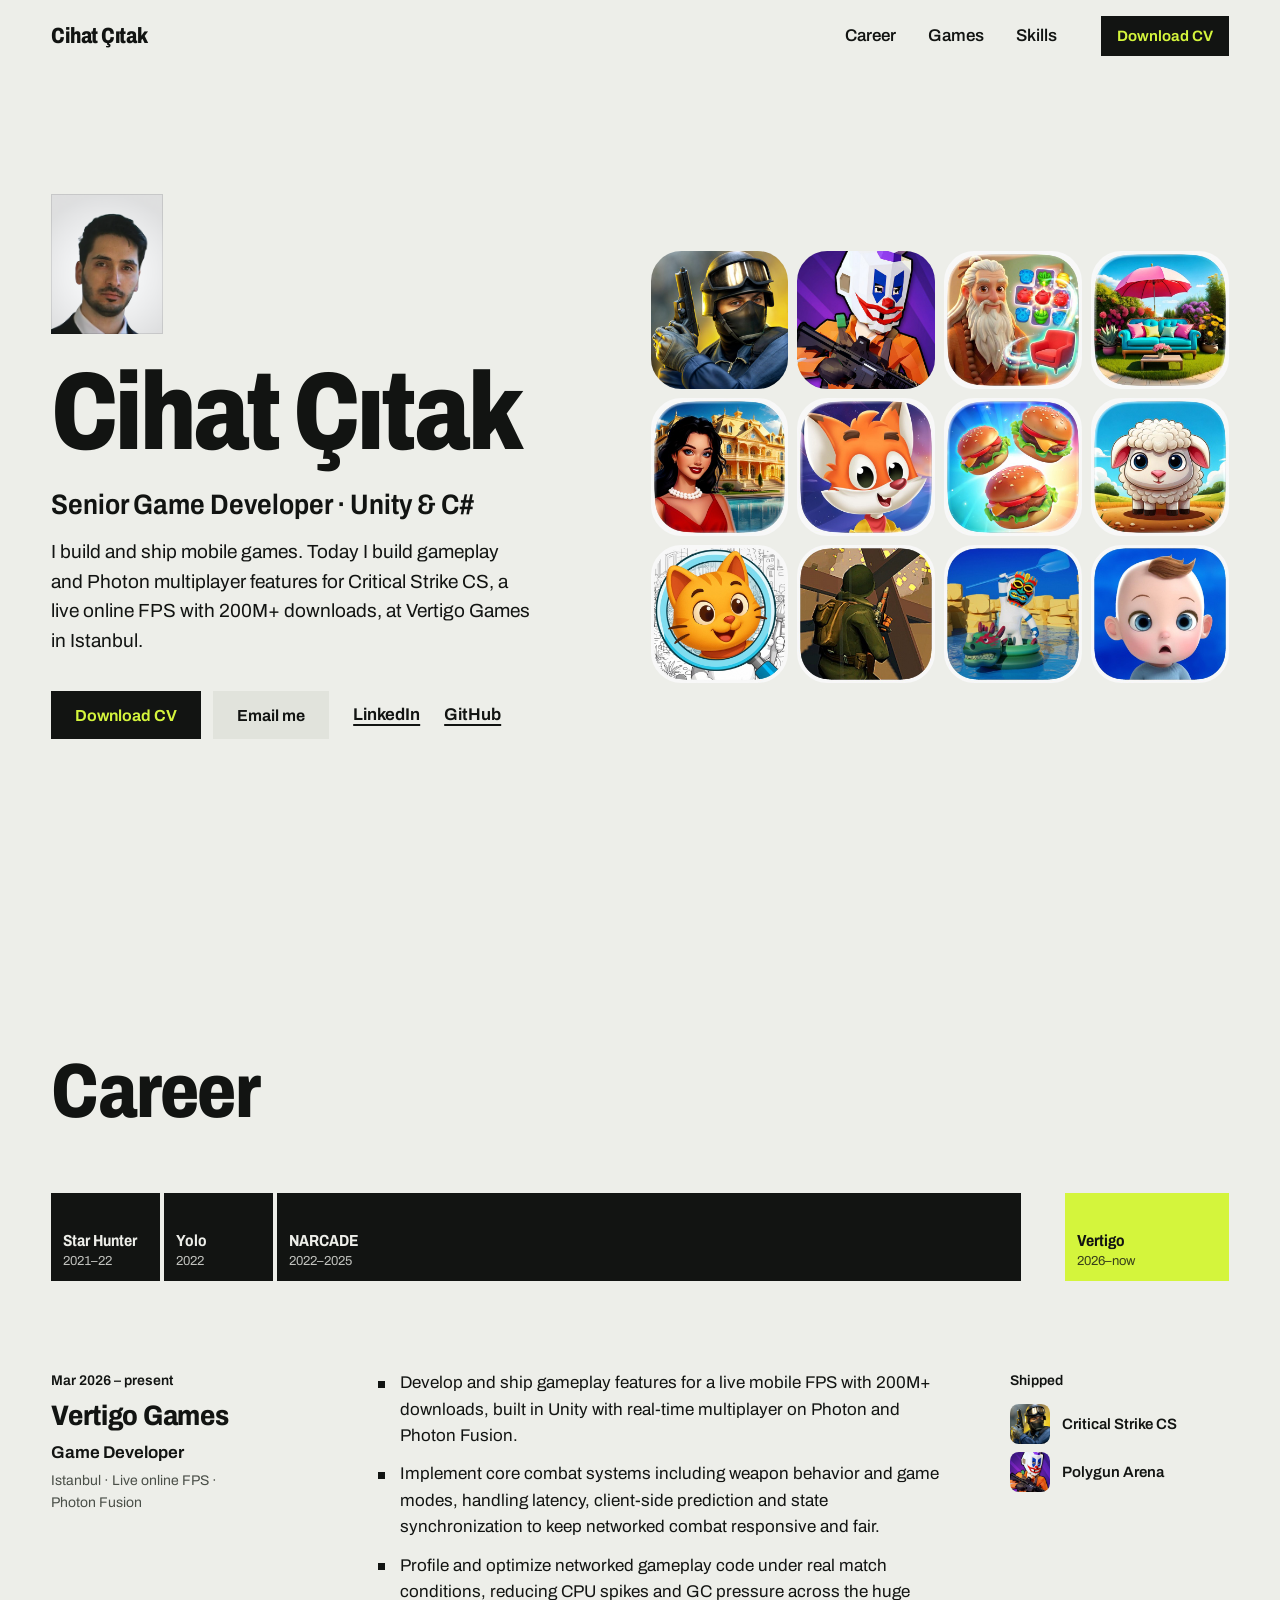
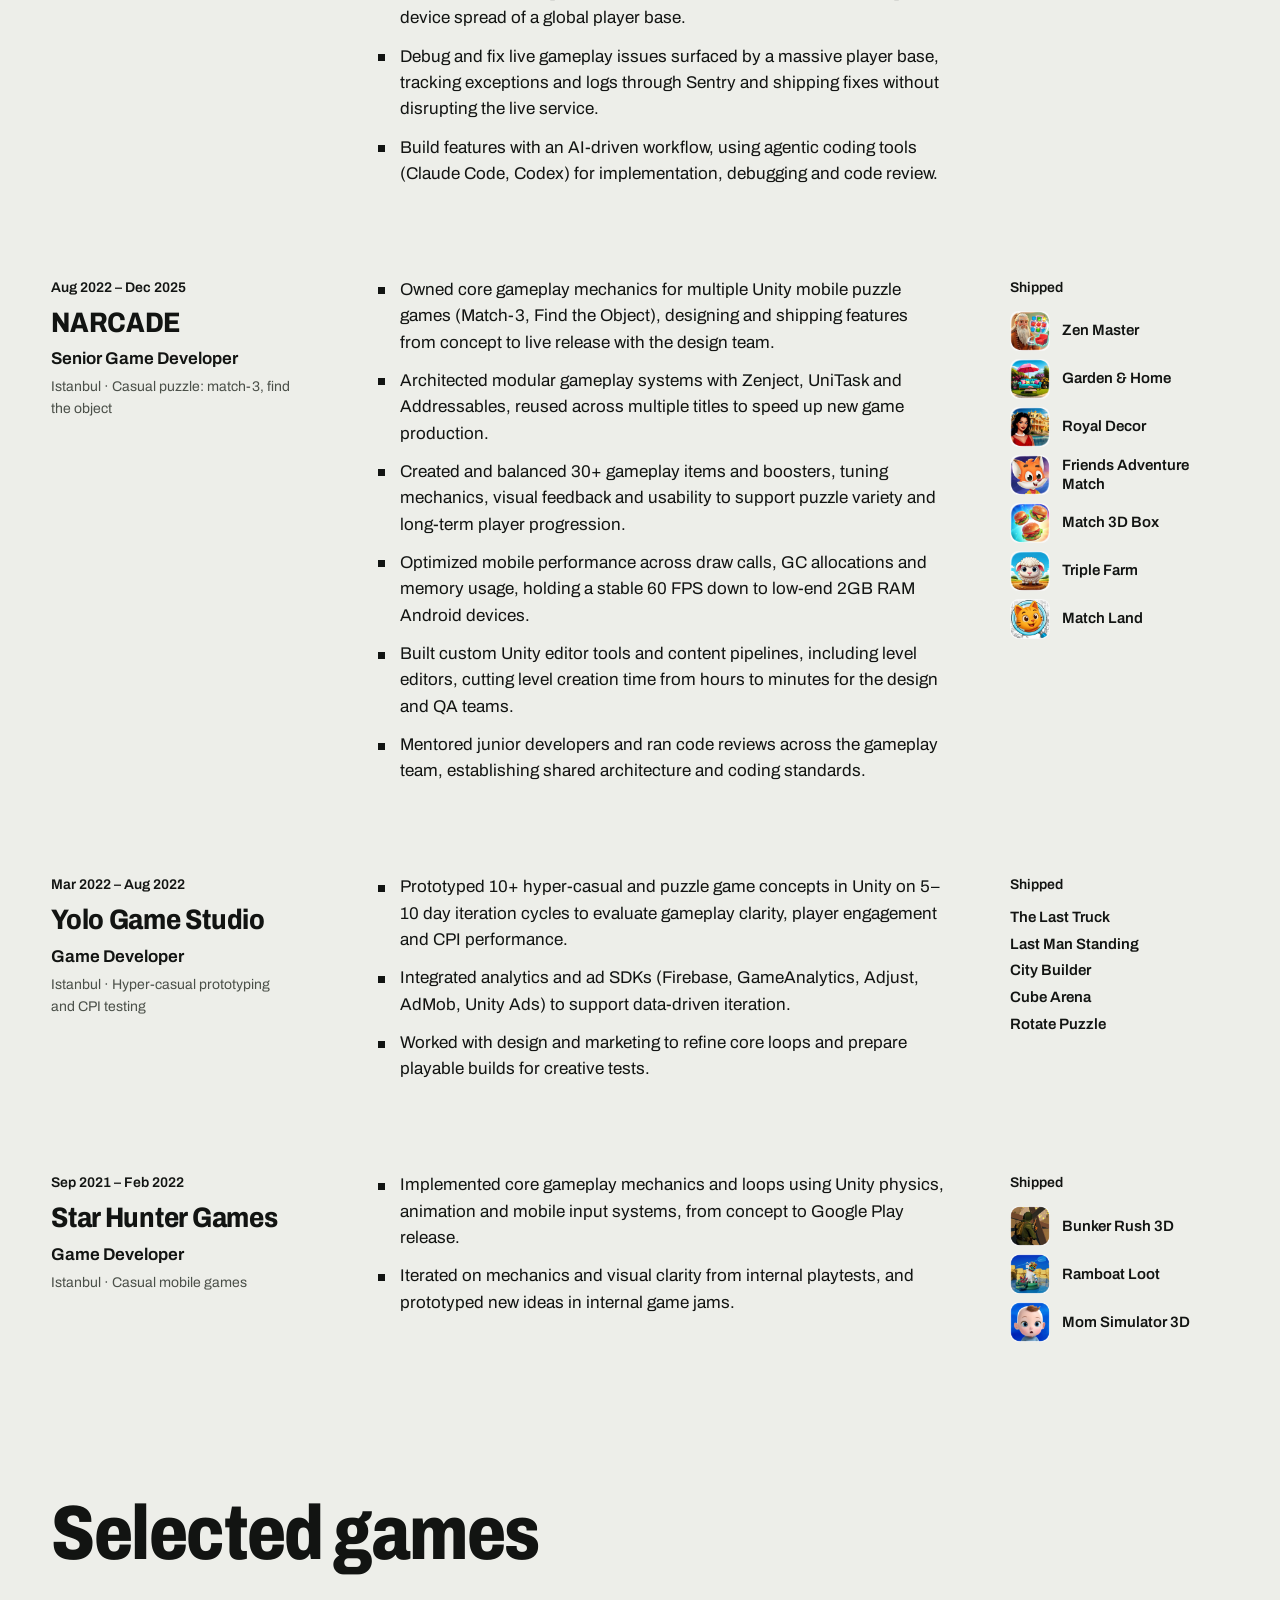
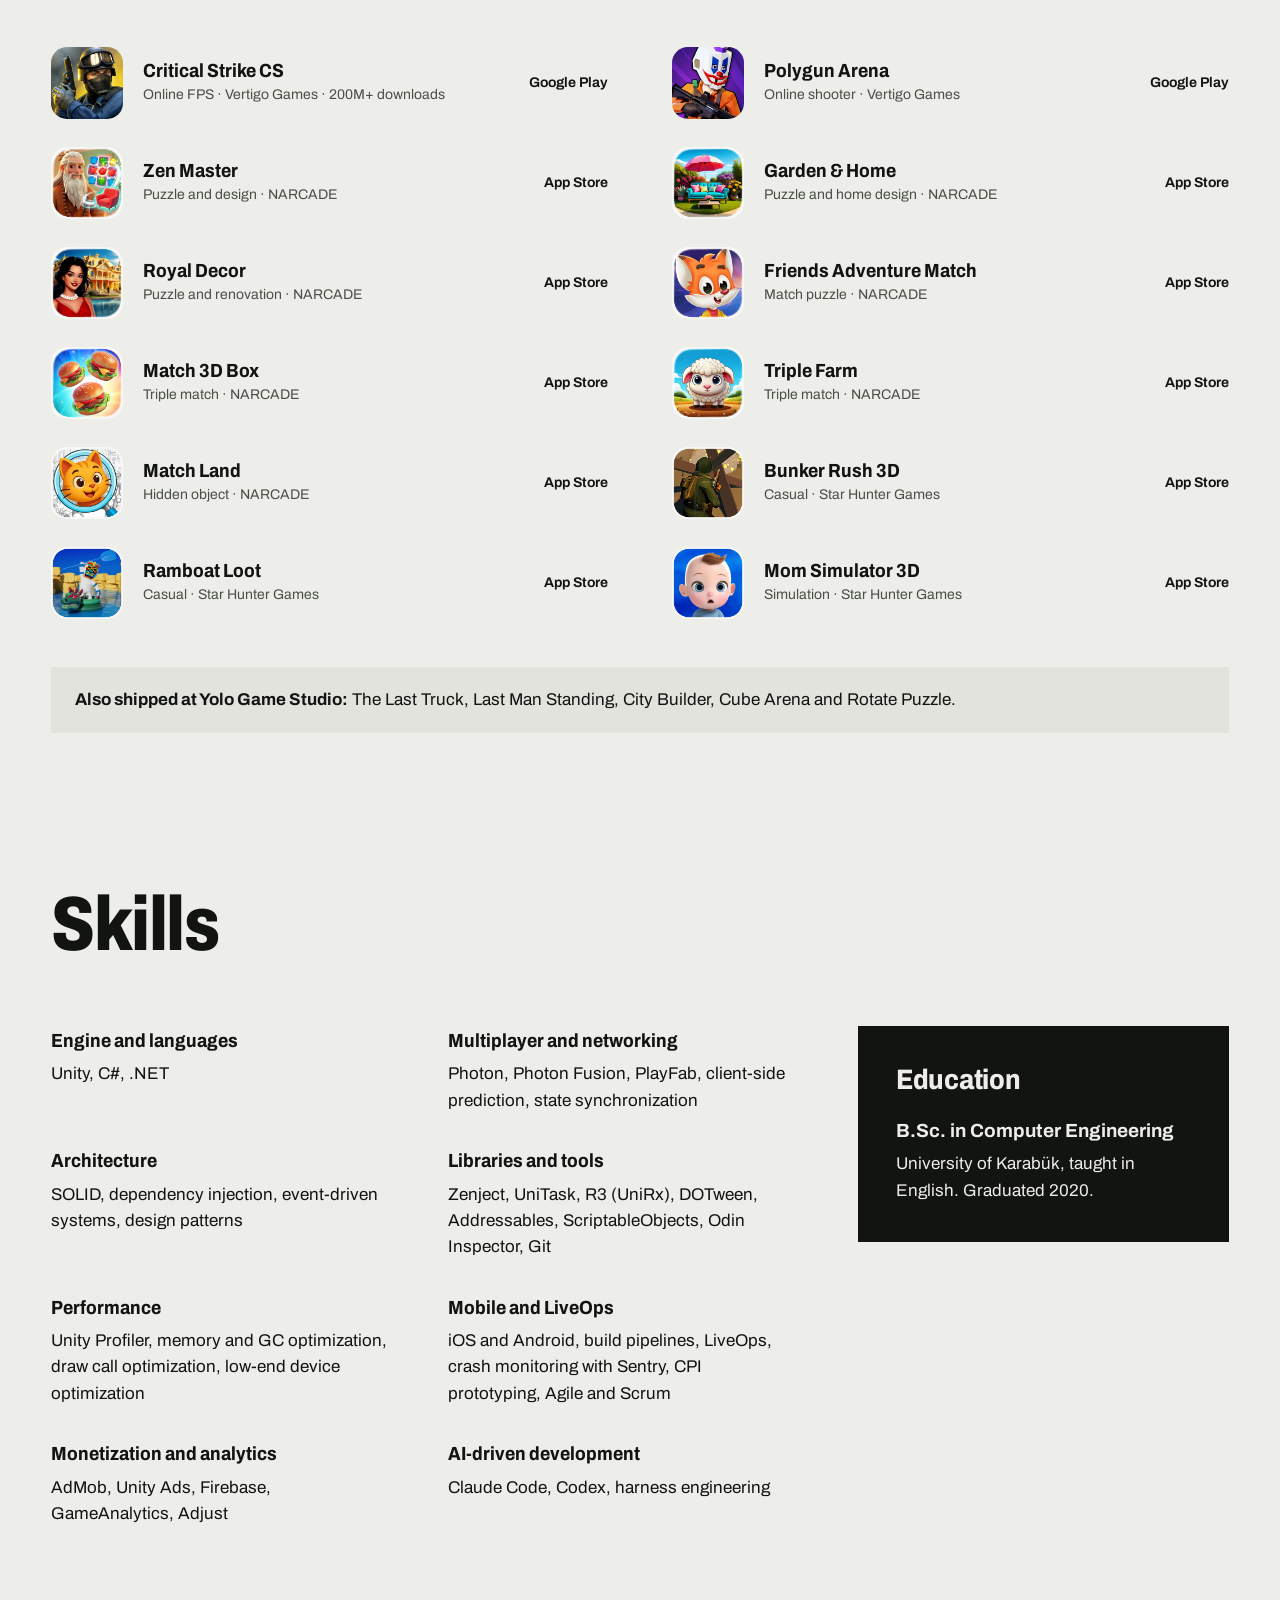
<file: index.html>
<!DOCTYPE html>
<html lang="en">
<head>
<meta charset="utf-8">
<meta name="viewport" content="width=device-width, initial-scale=1">
<title>Cihat Çıtak — Senior Game Developer, Unity &amp; C#</title>
<meta name="description" content="Senior Unity developer in Istanbul. Mobile games shipped across four studios, from hyper-casual prototypes to gameplay on Critical Strike CS, a live online FPS with 200M+ downloads.">
<meta name="theme-color" content="#edeee9">
<link rel="canonical" href="https://cihatcitak.github.io/">
<meta property="og:type" content="profile">
<meta property="og:title" content="Cihat Çıtak — Senior Game Developer">
<meta property="og:description" content="Unity &amp; C#. Mobile games from hyper-casual to a live online FPS with 200M+ downloads.">
<meta property="og:url" content="https://cihatcitak.github.io/">
<meta property="og:image" content="https://cihatcitak.github.io/assets/photo.png">
<meta name="twitter:card" content="summary">
<link rel="icon" href="assets/favicon.svg" type="image/svg+xml">
<link rel="preconnect" href="https://fonts.googleapis.com">
<link rel="preconnect" href="https://fonts.gstatic.com" crossorigin>
<link rel="stylesheet" href="https://fonts.googleapis.com/css2?family=Archivo:wdth,wght@62..125,100..900&amp;display=swap">
<link rel="stylesheet" href="assets/site.css?v=5">
<script>document.documentElement.classList.add('js');setTimeout(function(){if(!window.__siteReady)document.documentElement.classList.remove('js')},2500)</script>
<script type="application/ld+json">
{
  "@context": "https://schema.org",
  "@type": "Person",
  "name": "Cihat Çıtak",
  "jobTitle": "Senior Game Developer",
  "worksFor": { "@type": "Organization", "name": "Vertigo Games" },
  "address": { "@type": "PostalAddress", "addressLocality": "Istanbul", "addressCountry": "TR" },
  "email": "mailto:cihatcitakc@gmail.com",
  "url": "https://cihatcitak.github.io/",
  "image": "https://cihatcitak.github.io/assets/photo.png",
  "alumniOf": "University of Karabük",
  "knowsAbout": ["Unity", "C#", "Photon", "Photon Fusion", "Mobile performance optimization"],
  "sameAs": ["https://www.linkedin.com/in/cihatcitak/", "https://github.com/CihatCitak"]
}
</script>
</head>
<body>

<a class="skip" href="#main">Skip to content</a>

<header class="bar">
  <div class="frame bar-inner">
    <a class="wordmark" href="#top">Cihat Çıtak</a>
    <nav aria-label="Sections">
      <ul>
        <li><a href="#career">Career</a></li>
        <li><a href="#games">Games</a></li>
        <li><a href="#skills">Skills</a></li>
      </ul>
    </nav>
    <a class="btn btn-solid btn-small" href="assets/CihatCitak_Senior_Game_Developer_CV.pdf" download>Download CV</a>
  </div>
</header>

<main id="main">

<section class="hero frame" id="top" aria-labelledby="hero-title">
  <div class="hero-text">
    <img class="portrait" src="assets/photo.png" alt="Portrait of Cihat Çıtak" width="257" height="478" data-reveal>
    <h1 id="hero-title" data-reveal>Cihat Çıtak</h1>
    <p class="hero-role" data-reveal>Senior Game Developer · Unity &amp; C#</p>
    <p class="hero-lede" data-reveal>I build and ship mobile games. Today I build gameplay and Photon multiplayer features for Critical Strike CS, a live online FPS with 200M+ downloads, at Vertigo Games in Istanbul.</p>
    <div class="actions" data-reveal>
      <a class="btn btn-solid" href="assets/CihatCitak_Senior_Game_Developer_CV.pdf" download>Download CV</a>
      <a class="btn btn-quiet" href="mailto:cihatcitakc@gmail.com">Email me</a>
      <a class="text-link" href="https://www.linkedin.com/in/cihatcitak/">LinkedIn</a>
      <a class="text-link" href="https://github.com/CihatCitak">GitHub</a>
    </div>
  </div>

  <div class="mosaic">
    <ul class="mosaic-grid">
      <li><a href="https://play.google.com/store/apps/details?id=com.critical.strike2" aria-label="Critical Strike CS on Google Play"><img src="assets/games/critical-strike.jpg" alt="" width="512" height="512"></a></li>
      <li><a href="https://play.google.com/store/apps/details?id=com.polygon.arena" aria-label="Polygun Arena on Google Play"><img src="assets/games/polygun-arena.jpg" alt="" width="512" height="512"></a></li>
      <li><a href="https://apps.apple.com/us/app/zen-master-design-relax/id6458984641" aria-label="Zen Master on the App Store"><img src="assets/games/zen-master.jpg" alt="" width="512" height="512"></a></li>
      <li><a href="https://apps.apple.com/us/app/garden-home-design-game/id6744893390" aria-label="Garden &amp; Home on the App Store"><img src="assets/games/garden-home.jpg" alt="" width="512" height="512"></a></li>
      <li><a href="https://apps.apple.com/us/app/royal-decor-renovate-design/id6739345641" aria-label="Royal Decor on the App Store"><img src="assets/games/royal-decor.jpg" alt="" width="512" height="512"></a></li>
      <li><a href="https://apps.apple.com/us/app/friends-adventure-match/id6479395668" aria-label="Friends Adventure Match on the App Store"><img src="assets/games/friends-adventure.jpg" alt="" width="512" height="512"></a></li>
      <li><a href="https://apps.apple.com/us/app/match-3d-box-triple-match/id6737053336" aria-label="Match 3D Box on the App Store"><img src="assets/games/match-3d-box.jpg" alt="" width="512" height="512"></a></li>
      <li><a href="https://apps.apple.com/us/app/triple-farm-matching-game/id6739527330" aria-label="Triple Farm on the App Store"><img src="assets/games/triple-farm.jpg" alt="" width="512" height="512"></a></li>
      <li><a href="https://apps.apple.com/us/app/matchland-hidden-object-game/id6748383469" aria-label="Match Land on the App Store"><img src="assets/games/match-land.jpg" alt="" width="512" height="512"></a></li>
      <li><a href="https://apps.apple.com/tr/app/bunker-rush-3d/id1561863259" aria-label="Bunker Rush 3D on the App Store"><img src="assets/games/bunker-rush.jpg" alt="" width="512" height="512"></a></li>
      <li><a href="https://apps.apple.com/tr/app/ramboat-loot/id1575042145" aria-label="Ramboat Loot on the App Store"><img src="assets/games/ramboat-loot.jpg" alt="" width="512" height="512"></a></li>
      <li><a href="https://apps.apple.com/tr/app/mom-simulator-3d/id1594945593" aria-label="Mom Simulator 3D on the App Store"><img src="assets/games/mom-simulator.jpg" alt="" width="512" height="512"></a></li>
    </ul>
  </div>
</section>

<section class="section frame" id="career" aria-labelledby="career-title">
  <h2 id="career-title" data-reveal>Career</h2>

  <nav class="timeline" data-ui data-reveal aria-label="Career timeline, September 2021 to today">
    <ol class="timeline-track">
      <li style="--months: 6"><a href="#star-hunter"><span class="tl-name">Star Hunter</span><span class="tl-dates">2021–22</span></a></li>
      <li style="--months: 6"><a href="#yolo"><span class="tl-name">Yolo</span><span class="tl-dates">2022</span></a></li>
      <li style="--months: 41"><a href="#narcade"><span class="tl-name">NARCADE</span><span class="tl-dates">2022–2025</span></a></li>
      <li class="tl-gap" style="--months: 2" aria-hidden="true"></li>
      <li class="tl-now" style="--months: 9"><a href="#vertigo"><span class="tl-name">Vertigo</span><span class="tl-dates">2026–now</span></a></li>
    </ol>
  </nav>

  <div class="roles">
    <article class="role" id="vertigo" aria-labelledby="vertigo-title">
      <div class="role-meta" data-reveal>
        <p class="role-dates">Mar 2026 – present</p>
        <h3 id="vertigo-title">Vertigo Games</h3>
        <p class="role-title">Game Developer</p>
        <p class="role-note">Istanbul · Live online FPS · Photon Fusion</p>
      </div>
      <div class="role-body" data-reveal>
        <ul class="role-points">
          <li>Develop and ship gameplay features for a live mobile FPS with 200M+ downloads, built in Unity with real-time multiplayer on Photon and Photon Fusion.</li>
          <li>Implement core combat systems including weapon behavior and game modes, handling latency, client-side prediction and state synchronization to keep networked combat responsive and fair.</li>
          <li>Profile and optimize networked gameplay code under real match conditions, reducing CPU spikes and GC pressure across the huge device spread of a global player base.</li>
          <li>Debug and fix live gameplay issues surfaced by a massive player base, tracking exceptions and logs through Sentry and shipping fixes without disrupting the live service.</li>
          <li>Build features with an AI-driven workflow, using agentic coding tools (Claude Code, Codex) for implementation, debugging and code review.</li>
        </ul>
      </div>
      <div class="role-games" data-reveal>
        <p class="role-games-title">Shipped</p>
        <ul>
            <li><a href="https://play.google.com/store/apps/details?id=com.critical.strike2"><img src="assets/games/critical-strike.jpg" alt="" width="512" height="512" loading="lazy"><span>Critical Strike CS</span></a></li>
            <li><a href="https://play.google.com/store/apps/details?id=com.polygon.arena"><img src="assets/games/polygun-arena.jpg" alt="" width="512" height="512" loading="lazy"><span>Polygun Arena</span></a></li>
        </ul>
      </div>
    </article>

    <article class="role" id="narcade" aria-labelledby="narcade-title">
      <div class="role-meta" data-reveal>
        <p class="role-dates">Aug 2022 – Dec 2025</p>
        <h3 id="narcade-title">NARCADE</h3>
        <p class="role-title">Senior Game Developer</p>
        <p class="role-note">Istanbul · Casual puzzle: match-3, find the object</p>
      </div>
      <div class="role-body" data-reveal>
        <ul class="role-points">
          <li>Owned core gameplay mechanics for multiple Unity mobile puzzle games (Match-3, Find the Object), designing and shipping features from concept to live release with the design team.</li>
          <li>Architected modular gameplay systems with Zenject, UniTask and Addressables, reused across multiple titles to speed up new game production.</li>
          <li>Created and balanced 30+ gameplay items and boosters, tuning mechanics, visual feedback and usability to support puzzle variety and long-term player progression.</li>
          <li>Optimized mobile performance across draw calls, GC allocations and memory usage, holding a stable 60 FPS down to low-end 2GB RAM Android devices.</li>
          <li>Built custom Unity editor tools and content pipelines, including level editors, cutting level creation time from hours to minutes for the design and QA teams.</li>
          <li>Mentored junior developers and ran code reviews across the gameplay team, establishing shared architecture and coding standards.</li>
        </ul>
      </div>
      <div class="role-games" data-reveal>
        <p class="role-games-title">Shipped</p>
        <ul>
            <li><a href="https://apps.apple.com/us/app/zen-master-design-relax/id6458984641"><img src="assets/games/zen-master.jpg" alt="" width="512" height="512" loading="lazy"><span>Zen Master</span></a></li>
            <li><a href="https://apps.apple.com/us/app/garden-home-design-game/id6744893390"><img src="assets/games/garden-home.jpg" alt="" width="512" height="512" loading="lazy"><span>Garden &amp; Home</span></a></li>
            <li><a href="https://apps.apple.com/us/app/royal-decor-renovate-design/id6739345641"><img src="assets/games/royal-decor.jpg" alt="" width="512" height="512" loading="lazy"><span>Royal Decor</span></a></li>
            <li><a href="https://apps.apple.com/us/app/friends-adventure-match/id6479395668"><img src="assets/games/friends-adventure.jpg" alt="" width="512" height="512" loading="lazy"><span>Friends Adventure Match</span></a></li>
            <li><a href="https://apps.apple.com/us/app/match-3d-box-triple-match/id6737053336"><img src="assets/games/match-3d-box.jpg" alt="" width="512" height="512" loading="lazy"><span>Match 3D Box</span></a></li>
            <li><a href="https://apps.apple.com/us/app/triple-farm-matching-game/id6739527330"><img src="assets/games/triple-farm.jpg" alt="" width="512" height="512" loading="lazy"><span>Triple Farm</span></a></li>
            <li><a href="https://apps.apple.com/us/app/matchland-hidden-object-game/id6748383469"><img src="assets/games/match-land.jpg" alt="" width="512" height="512" loading="lazy"><span>Match Land</span></a></li>
        </ul>
      </div>
    </article>

    <article class="role" id="yolo" aria-labelledby="yolo-title">
      <div class="role-meta" data-reveal>
        <p class="role-dates">Mar 2022 – Aug 2022</p>
        <h3 id="yolo-title">Yolo Game Studio</h3>
        <p class="role-title">Game Developer</p>
        <p class="role-note">Istanbul · Hyper-casual prototyping and CPI testing</p>
      </div>
      <div class="role-body" data-reveal>
        <ul class="role-points">
          <li>Prototyped 10+ hyper-casual and puzzle game concepts in Unity on 5–10 day iteration cycles to evaluate gameplay clarity, player engagement and CPI performance.</li>
          <li>Integrated analytics and ad SDKs (Firebase, GameAnalytics, Adjust, AdMob, Unity Ads) to support data-driven iteration.</li>
          <li>Worked with design and marketing to refine core loops and prepare playable builds for creative tests.</li>
        </ul>
      </div>
      <div class="role-games" data-reveal>
        <p class="role-games-title">Shipped</p>
        <ul>
            <li><span>The Last Truck</span></li>
            <li><span>Last Man Standing</span></li>
            <li><span>City Builder</span></li>
            <li><span>Cube Arena</span></li>
            <li><span>Rotate Puzzle</span></li>
        </ul>
      </div>
    </article>

    <article class="role" id="star-hunter" aria-labelledby="star-hunter-title">
      <div class="role-meta" data-reveal>
        <p class="role-dates">Sep 2021 – Feb 2022</p>
        <h3 id="star-hunter-title">Star Hunter Games</h3>
        <p class="role-title">Game Developer</p>
        <p class="role-note">Istanbul · Casual mobile games</p>
      </div>
      <div class="role-body" data-reveal>
        <ul class="role-points">
          <li>Implemented core gameplay mechanics and loops using Unity physics, animation and mobile input systems, from concept to Google Play release.</li>
          <li>Iterated on mechanics and visual clarity from internal playtests, and prototyped new ideas in internal game jams.</li>
        </ul>
      </div>
      <div class="role-games" data-reveal>
        <p class="role-games-title">Shipped</p>
        <ul>
            <li><a href="https://apps.apple.com/tr/app/bunker-rush-3d/id1561863259"><img src="assets/games/bunker-rush.jpg" alt="" width="512" height="512" loading="lazy"><span>Bunker Rush 3D</span></a></li>
            <li><a href="https://apps.apple.com/tr/app/ramboat-loot/id1575042145"><img src="assets/games/ramboat-loot.jpg" alt="" width="512" height="512" loading="lazy"><span>Ramboat Loot</span></a></li>
            <li><a href="https://apps.apple.com/tr/app/mom-simulator-3d/id1594945593"><img src="assets/games/mom-simulator.jpg" alt="" width="512" height="512" loading="lazy"><span>Mom Simulator 3D</span></a></li>
        </ul>
      </div>
    </article>
  </div>
</section>

<section class="section frame" id="games" aria-labelledby="games-title">
  <h2 id="games-title" data-reveal>Selected games</h2>
  <ul class="game-list">
    <li data-reveal><a href="https://play.google.com/store/apps/details?id=com.critical.strike2"><img src="assets/games/critical-strike.jpg" alt="" width="512" height="512" loading="lazy"><span class="g-text"><span class="g-name">Critical Strike CS</span><span class="g-meta">Online FPS · Vertigo Games · 200M+ downloads</span></span><span class="g-store">Google Play</span></a></li>
    <li data-reveal><a href="https://play.google.com/store/apps/details?id=com.polygon.arena"><img src="assets/games/polygun-arena.jpg" alt="" width="512" height="512" loading="lazy"><span class="g-text"><span class="g-name">Polygun Arena</span><span class="g-meta">Online shooter · Vertigo Games</span></span><span class="g-store">Google Play</span></a></li>
    <li data-reveal><a href="https://apps.apple.com/us/app/zen-master-design-relax/id6458984641"><img src="assets/games/zen-master.jpg" alt="" width="512" height="512" loading="lazy"><span class="g-text"><span class="g-name">Zen Master</span><span class="g-meta">Puzzle and design · NARCADE</span></span><span class="g-store">App Store</span></a></li>
    <li data-reveal><a href="https://apps.apple.com/us/app/garden-home-design-game/id6744893390"><img src="assets/games/garden-home.jpg" alt="" width="512" height="512" loading="lazy"><span class="g-text"><span class="g-name">Garden &amp; Home</span><span class="g-meta">Puzzle and home design · NARCADE</span></span><span class="g-store">App Store</span></a></li>
    <li data-reveal><a href="https://apps.apple.com/us/app/royal-decor-renovate-design/id6739345641"><img src="assets/games/royal-decor.jpg" alt="" width="512" height="512" loading="lazy"><span class="g-text"><span class="g-name">Royal Decor</span><span class="g-meta">Puzzle and renovation · NARCADE</span></span><span class="g-store">App Store</span></a></li>
    <li data-reveal><a href="https://apps.apple.com/us/app/friends-adventure-match/id6479395668"><img src="assets/games/friends-adventure.jpg" alt="" width="512" height="512" loading="lazy"><span class="g-text"><span class="g-name">Friends Adventure Match</span><span class="g-meta">Match puzzle · NARCADE</span></span><span class="g-store">App Store</span></a></li>
    <li data-reveal><a href="https://apps.apple.com/us/app/match-3d-box-triple-match/id6737053336"><img src="assets/games/match-3d-box.jpg" alt="" width="512" height="512" loading="lazy"><span class="g-text"><span class="g-name">Match 3D Box</span><span class="g-meta">Triple match · NARCADE</span></span><span class="g-store">App Store</span></a></li>
    <li data-reveal><a href="https://apps.apple.com/us/app/triple-farm-matching-game/id6739527330"><img src="assets/games/triple-farm.jpg" alt="" width="512" height="512" loading="lazy"><span class="g-text"><span class="g-name">Triple Farm</span><span class="g-meta">Triple match · NARCADE</span></span><span class="g-store">App Store</span></a></li>
    <li data-reveal><a href="https://apps.apple.com/us/app/matchland-hidden-object-game/id6748383469"><img src="assets/games/match-land.jpg" alt="" width="512" height="512" loading="lazy"><span class="g-text"><span class="g-name">Match Land</span><span class="g-meta">Hidden object · NARCADE</span></span><span class="g-store">App Store</span></a></li>
    <li data-reveal><a href="https://apps.apple.com/tr/app/bunker-rush-3d/id1561863259"><img src="assets/games/bunker-rush.jpg" alt="" width="512" height="512" loading="lazy"><span class="g-text"><span class="g-name">Bunker Rush 3D</span><span class="g-meta">Casual · Star Hunter Games</span></span><span class="g-store">App Store</span></a></li>
    <li data-reveal><a href="https://apps.apple.com/tr/app/ramboat-loot/id1575042145"><img src="assets/games/ramboat-loot.jpg" alt="" width="512" height="512" loading="lazy"><span class="g-text"><span class="g-name">Ramboat Loot</span><span class="g-meta">Casual · Star Hunter Games</span></span><span class="g-store">App Store</span></a></li>
    <li data-reveal><a href="https://apps.apple.com/tr/app/mom-simulator-3d/id1594945593"><img src="assets/games/mom-simulator.jpg" alt="" width="512" height="512" loading="lazy"><span class="g-text"><span class="g-name">Mom Simulator 3D</span><span class="g-meta">Simulation · Star Hunter Games</span></span><span class="g-store">App Store</span></a></li>
  </ul>
  <p class="also" data-reveal><strong>Also shipped at Yolo Game Studio:</strong> The Last Truck, Last Man Standing, City Builder, Cube Arena and Rotate Puzzle.</p>
</section>

<section class="section frame" id="skills" aria-labelledby="skills-title">
  <h2 id="skills-title" data-reveal>Skills</h2>
  <div class="skills-layout">
    <dl class="skills">
      <div data-reveal><dt>Engine and languages</dt><dd>Unity, C#, .NET</dd></div>
      <div data-reveal><dt>Multiplayer and networking</dt><dd>Photon, Photon Fusion, PlayFab, client-side prediction, state synchronization</dd></div>
      <div data-reveal><dt>Architecture</dt><dd>SOLID, dependency injection, event-driven systems, design patterns</dd></div>
      <div data-reveal><dt>Libraries and tools</dt><dd>Zenject, UniTask, R3 (UniRx), DOTween, Addressables, ScriptableObjects, Odin Inspector, Git</dd></div>
      <div data-reveal><dt>Performance</dt><dd>Unity Profiler, memory and GC optimization, draw call optimization, low-end device optimization</dd></div>
      <div data-reveal><dt>Mobile and LiveOps</dt><dd>iOS and Android, build pipelines, LiveOps, crash monitoring with Sentry, CPI prototyping, Agile and Scrum</dd></div>
      <div data-reveal><dt>Monetization and analytics</dt><dd>AdMob, Unity Ads, Firebase, GameAnalytics, Adjust</dd></div>
      <div data-reveal><dt>AI-driven development</dt><dd>Claude Code, Codex, harness engineering</dd></div>
    </dl>
    <aside class="education" aria-labelledby="edu-title" data-reveal>
      <h3 id="edu-title">Education</h3>
      <p class="edu-degree">B.Sc. in Computer Engineering</p>
      <p>University of Karabük, taught in English. Graduated 2020.</p>
    </aside>
  </div>
</section>

</main>

<script src="assets/site.js?v=6" defer></script>
</body>
</html>
</file>
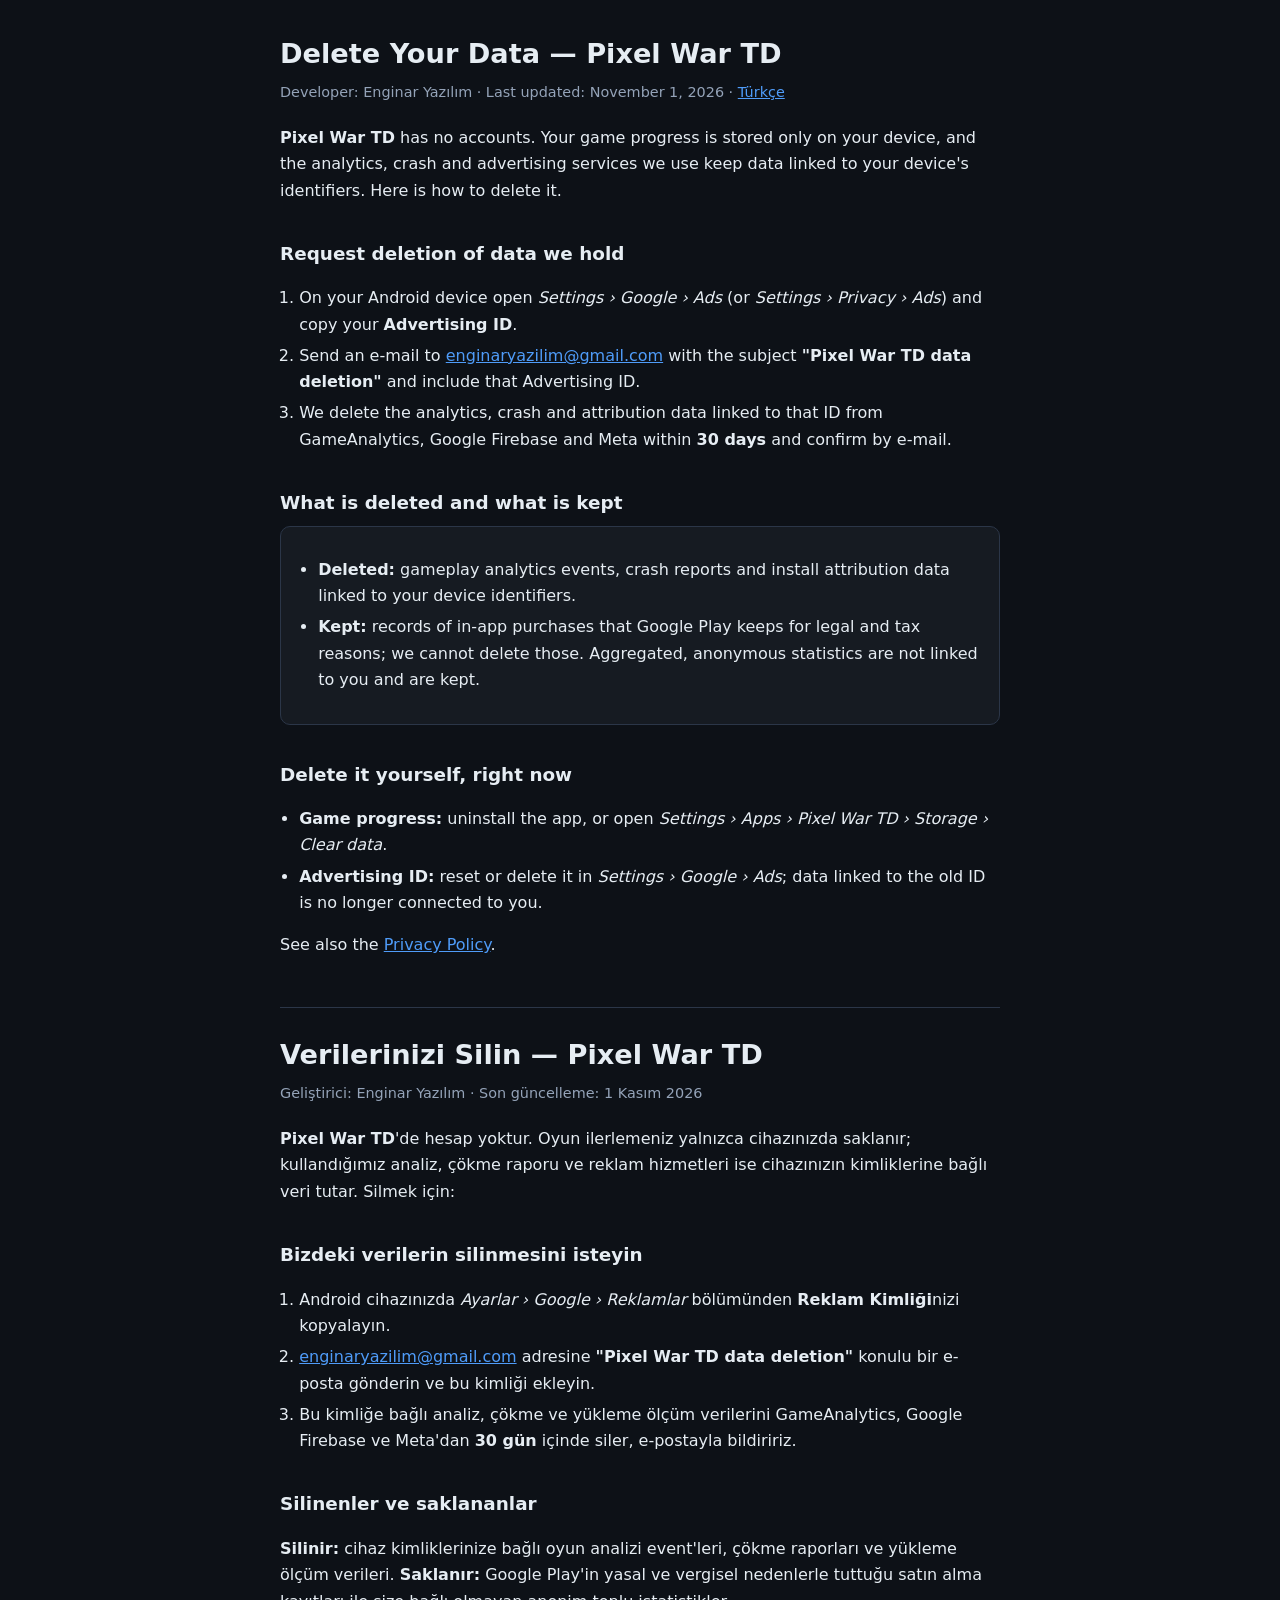
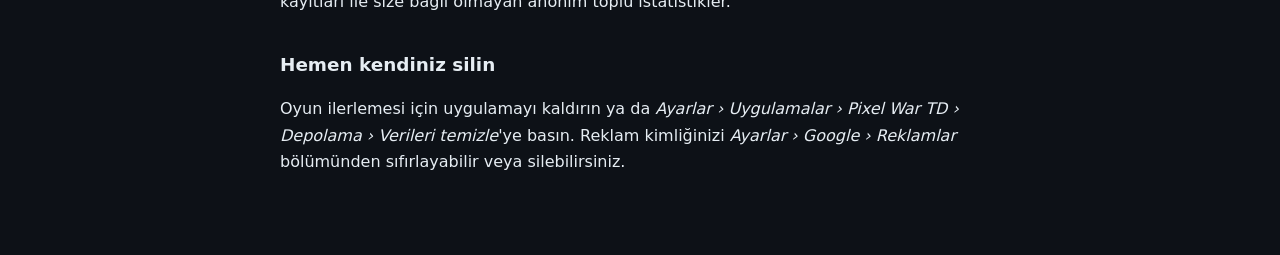
<file: pixelwartd/delete-data.html>
<!DOCTYPE html>
<html lang="en">
<head>
<meta charset="utf-8">
<meta name="viewport" content="width=device-width, initial-scale=1">
<title>Pixel War TD — Delete Your Data</title>
<meta name="robots" content="index, follow">
<style>
  :root { --bg: #0d1117; --card: #161b22; --border: #2b3648; --text: #e6edf3; --muted: #94a3b8; --accent: #4f9cf9; }
  * { box-sizing: border-box; }
  body { margin: 0; background: var(--bg); color: var(--text); line-height: 1.65;
         font-family: "Segoe UI", system-ui, -apple-system, Roboto, "Helvetica Neue", sans-serif; }
  main { max-width: 760px; margin: 0 auto; padding: 32px 20px 64px; }
  h1 { font-size: 1.7em; margin: 0 0 4px; }
  h2 { font-size: 1.15em; margin: 1.9em 0 0.4em; }
  a { color: var(--accent); }
  .updated { color: var(--muted); font-size: 0.9em; margin-bottom: 1.4em; }
  ol, ul { padding-left: 1.2em; }
  li { margin: 0.3em 0; }
  .card { background: var(--card); border: 1px solid var(--border); border-radius: 10px; padding: 14px 18px; }
  section.tr { margin-top: 3em; padding-top: 1.6em; border-top: 1px solid var(--border); }
</style>
</head>
<body>
<main>
<h1>Delete Your Data — Pixel War TD</h1>
<div class="updated">Developer: Enginar Yazılım · Last updated: November 1, 2026 · <a href="#tr">Türkçe</a></div>

<p><strong>Pixel War TD</strong> has no accounts. Your game progress is stored only on your device, and the
analytics, crash and advertising services we use keep data linked to your device's identifiers. Here is how to
delete it.</p>

<h2>Request deletion of data we hold</h2>
<ol>
  <li>On your Android device open <em>Settings › Google › Ads</em> (or <em>Settings › Privacy › Ads</em>) and
      copy your <strong>Advertising ID</strong>.</li>
  <li>Send an e-mail to <a href="mailto:enginaryazilim@gmail.com?subject=Pixel%20War%20TD%20data%20deletion">enginaryazilim@gmail.com</a>
      with the subject <strong>"Pixel War TD data deletion"</strong> and include that Advertising ID.</li>
  <li>We delete the analytics, crash and attribution data linked to that ID from GameAnalytics, Google Firebase and
      Meta within <strong>30 days</strong> and confirm by e-mail.</li>
</ol>

<h2>What is deleted and what is kept</h2>
<div class="card">
<ul>
  <li><strong>Deleted:</strong> gameplay analytics events, crash reports and install attribution data linked to your
      device identifiers.</li>
  <li><strong>Kept:</strong> records of in-app purchases that Google Play keeps for legal and tax reasons; we cannot
      delete those. Aggregated, anonymous statistics are not linked to you and are kept.</li>
</ul>
</div>

<h2>Delete it yourself, right now</h2>
<ul>
  <li><strong>Game progress:</strong> uninstall the app, or open <em>Settings › Apps › Pixel War TD › Storage ›
      Clear data</em>.</li>
  <li><strong>Advertising ID:</strong> reset or delete it in <em>Settings › Google › Ads</em>; data linked to the old
      ID is no longer connected to you.</li>
</ul>
<p>See also the <a href="privacy-policy.html">Privacy Policy</a>.</p>

<section class="tr" id="tr" lang="tr">
<h1>Verilerinizi Silin — Pixel War TD</h1>
<div class="updated">Geliştirici: Enginar Yazılım · Son güncelleme: 1 Kasım 2026</div>

<p><strong>Pixel War TD</strong>'de hesap yoktur. Oyun ilerlemeniz yalnızca cihazınızda saklanır; kullandığımız
analiz, çökme raporu ve reklam hizmetleri ise cihazınızın kimliklerine bağlı veri tutar. Silmek için:</p>

<h2>Bizdeki verilerin silinmesini isteyin</h2>
<ol>
  <li>Android cihazınızda <em>Ayarlar › Google › Reklamlar</em> bölümünden <strong>Reklam Kimliği</strong>nizi
      kopyalayın.</li>
  <li><a href="mailto:enginaryazilim@gmail.com?subject=Pixel%20War%20TD%20data%20deletion">enginaryazilim@gmail.com</a>
      adresine <strong>"Pixel War TD data deletion"</strong> konulu bir e-posta gönderin ve bu kimliği ekleyin.</li>
  <li>Bu kimliğe bağlı analiz, çökme ve yükleme ölçüm verilerini GameAnalytics, Google Firebase ve Meta'dan
      <strong>30 gün</strong> içinde siler, e-postayla bildiririz.</li>
</ol>

<h2>Silinenler ve saklananlar</h2>
<p><strong>Silinir:</strong> cihaz kimliklerinize bağlı oyun analizi event'leri, çökme raporları ve yükleme ölçüm
verileri. <strong>Saklanır:</strong> Google Play'in yasal ve vergisel nedenlerle tuttuğu satın alma kayıtları ile
size bağlı olmayan anonim toplu istatistikler.</p>

<h2>Hemen kendiniz silin</h2>
<p>Oyun ilerlemesi için uygulamayı kaldırın ya da <em>Ayarlar › Uygulamalar › Pixel War TD › Depolama › Verileri
temizle</em>'ye basın. Reklam kimliğinizi <em>Ayarlar › Google › Reklamlar</em> bölümünden sıfırlayabilir veya
silebilirsiniz.</p>
</section>
</main>
</body>
</html>
</file>
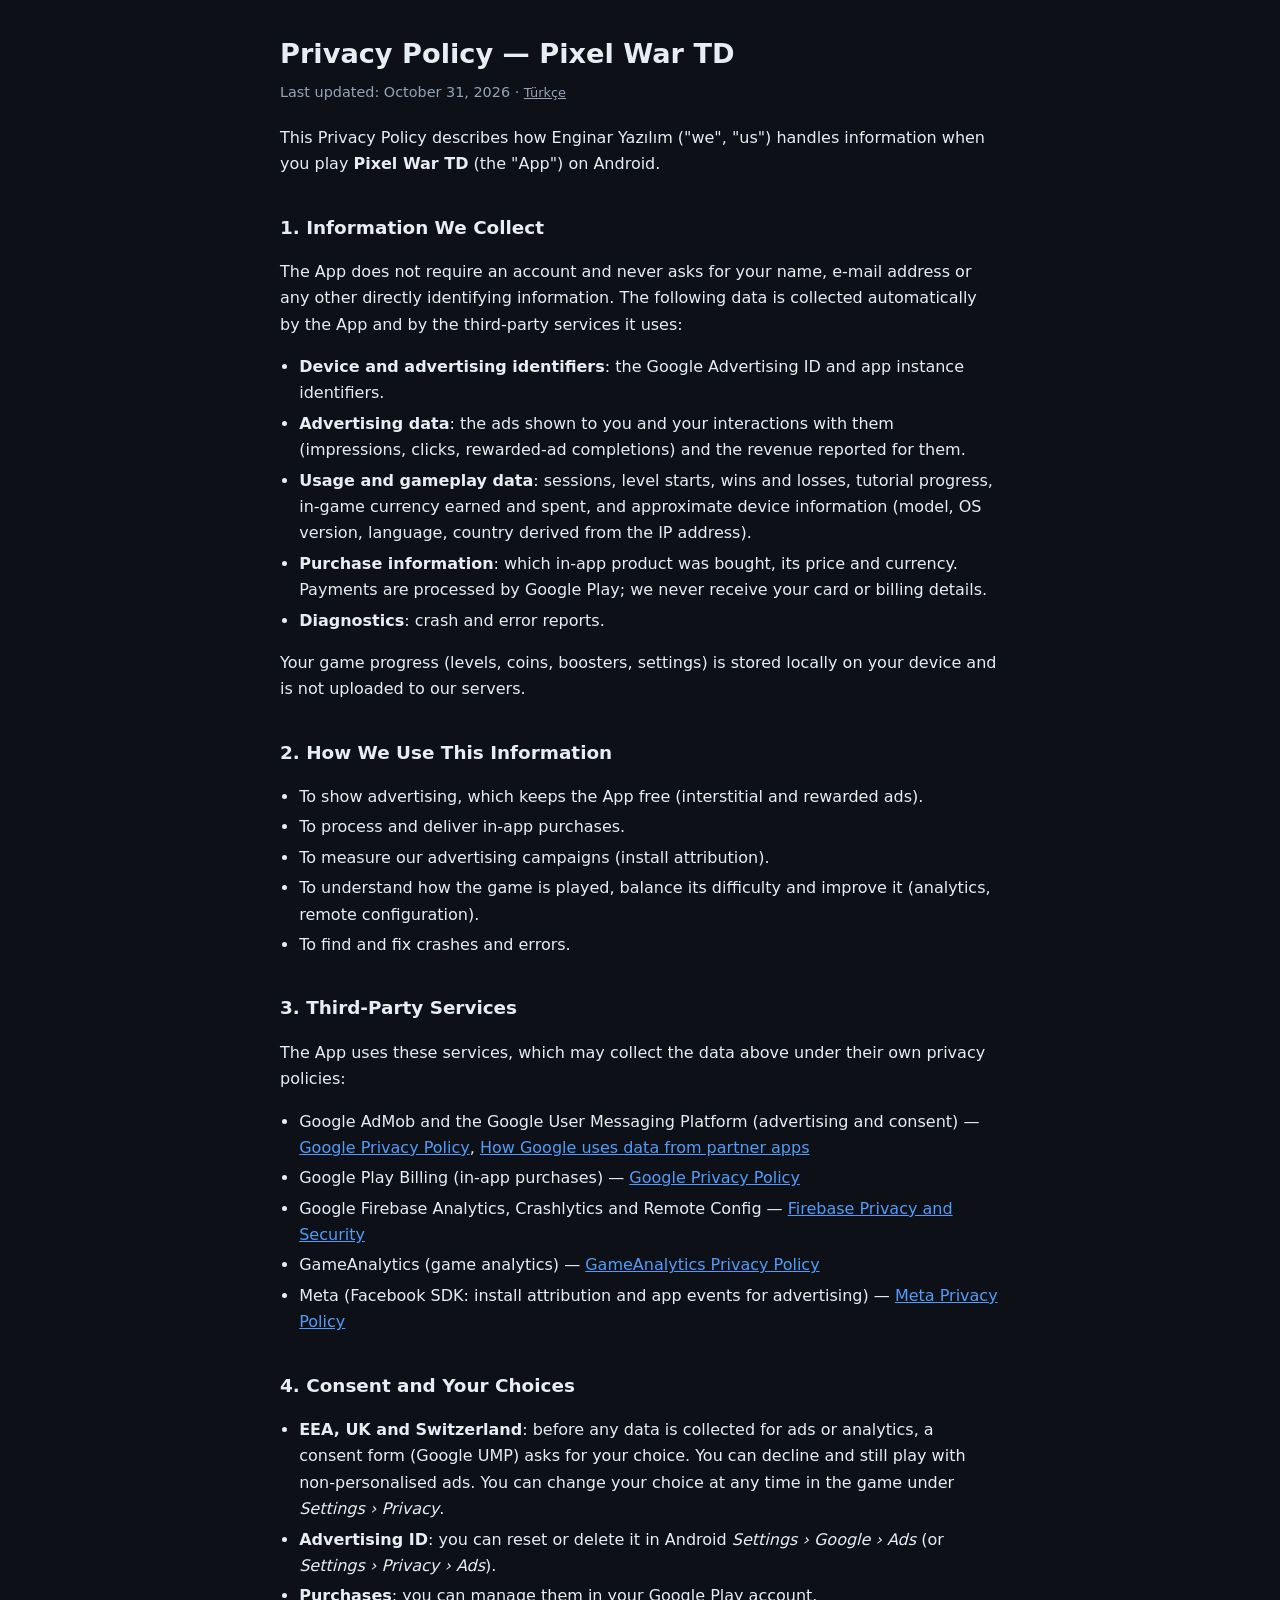
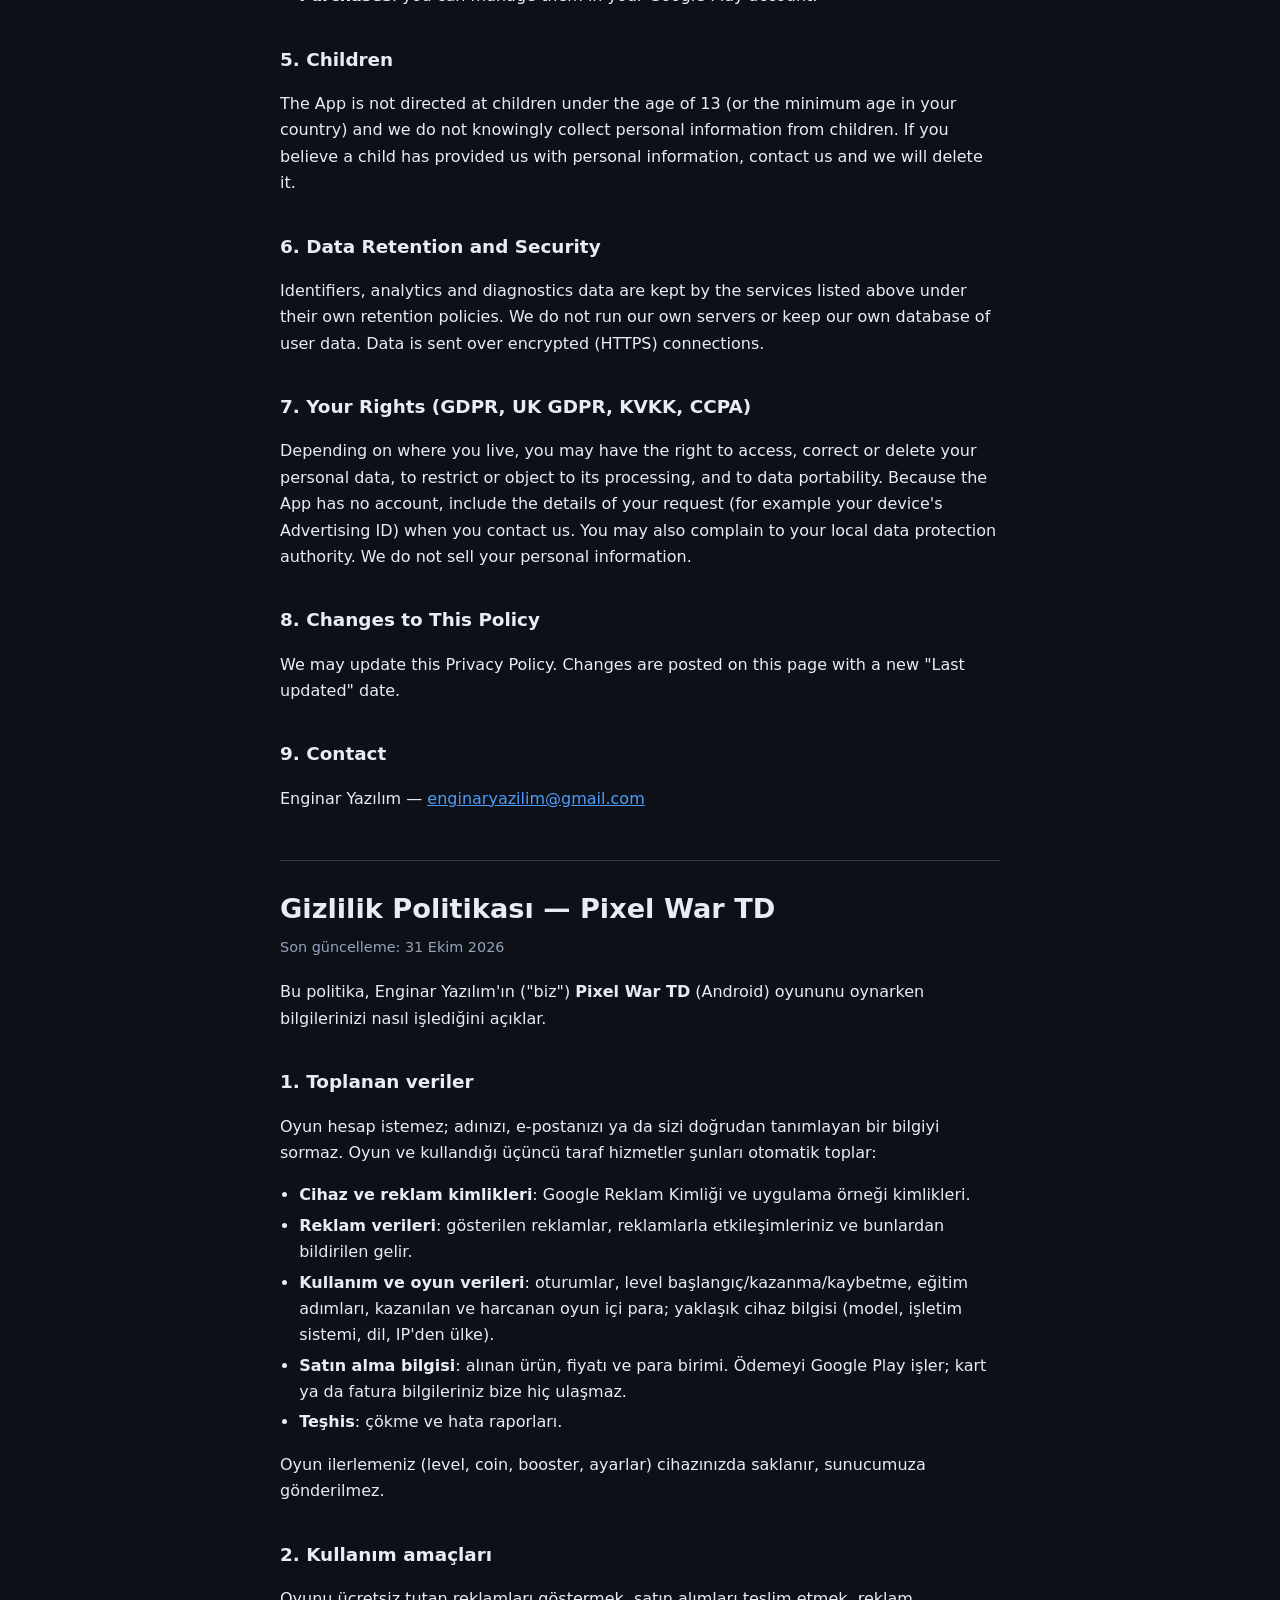
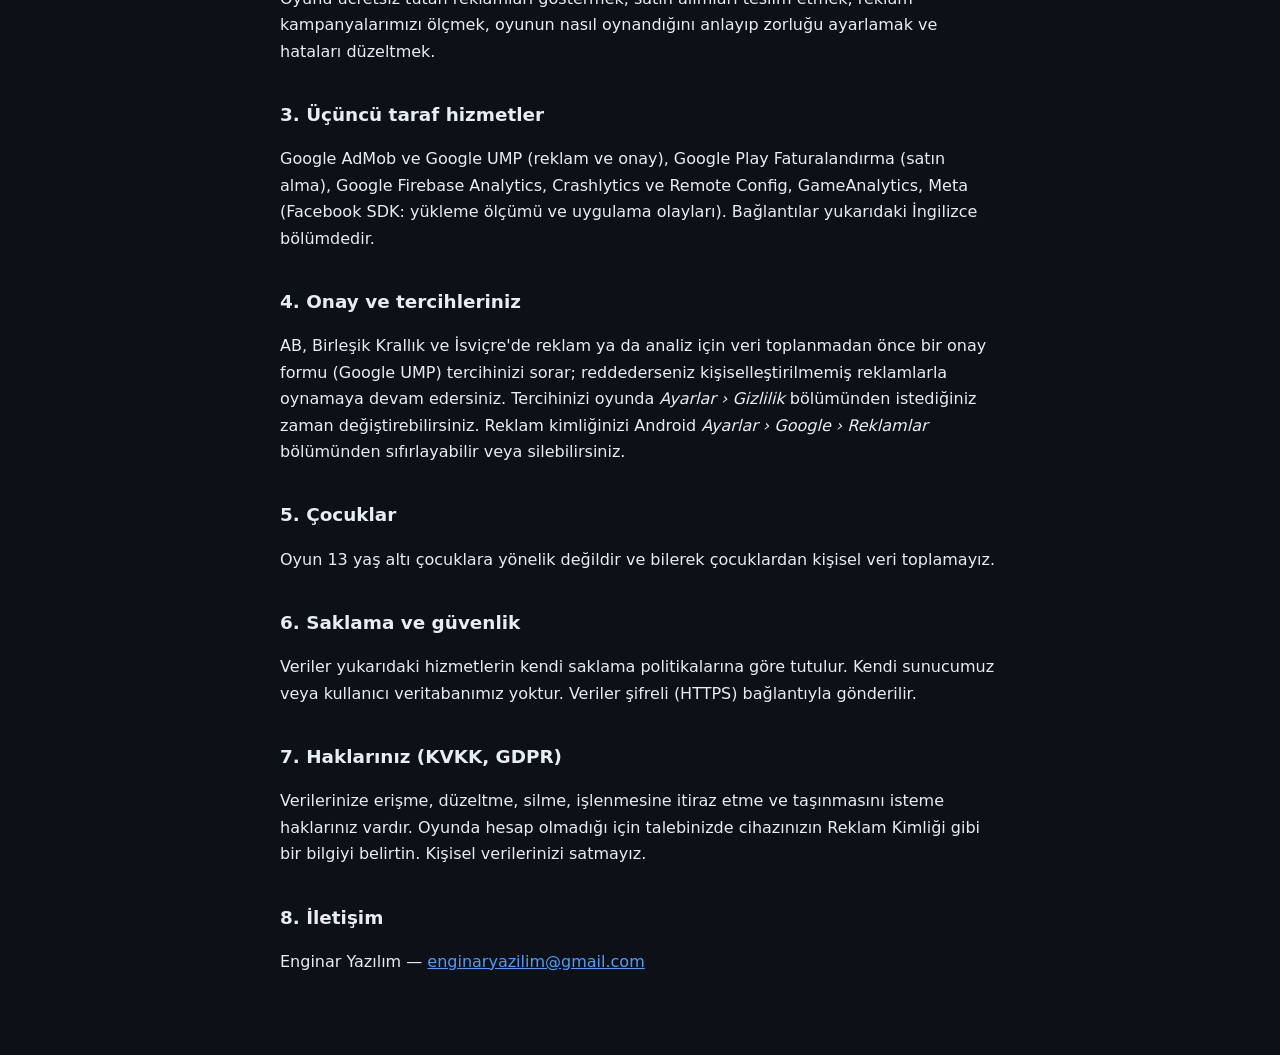
<file: pixelwartd/privacy-policy.html>
<!DOCTYPE html>
<html lang="en">
<head>
<meta charset="utf-8">
<meta name="viewport" content="width=device-width, initial-scale=1">
<title>Pixel War TD — Privacy Policy</title>
<meta name="robots" content="index, follow">
<style>
  :root { --bg: #0d1117; --card: #161b22; --border: #2b3648; --text: #e6edf3; --muted: #94a3b8; --accent: #4f9cf9; }
  * { box-sizing: border-box; }
  body { margin: 0; background: var(--bg); color: var(--text); line-height: 1.65;
         font-family: "Segoe UI", system-ui, -apple-system, Roboto, "Helvetica Neue", sans-serif; }
  main { max-width: 760px; margin: 0 auto; padding: 32px 20px 64px; }
  h1 { font-size: 1.7em; margin: 0 0 4px; }
  h2 { font-size: 1.15em; margin: 1.9em 0 0.4em; }
  a { color: var(--accent); }
  .updated { color: var(--muted); font-size: 0.9em; margin-bottom: 1.4em; }
  .lang { color: var(--muted); font-size: 0.9em; }
  ul { padding-left: 1.2em; }
  li { margin: 0.25em 0; }
  section.tr { margin-top: 3em; padding-top: 1.6em; border-top: 1px solid var(--border); }
</style>
</head>
<body>
<main>
<h1>Privacy Policy — Pixel War TD</h1>
<div class="updated">Last updated: October 31, 2026 · <a class="lang" href="#tr">Türkçe</a></div>

<p>This Privacy Policy describes how Enginar Yazılım ("we", "us") handles information when you play
<strong>Pixel War TD</strong> (the "App") on Android.</p>

<h2>1. Information We Collect</h2>
<p>The App does not require an account and never asks for your name, e-mail address or any other directly
identifying information. The following data is collected automatically by the App and by the third-party services
it uses:</p>
<ul>
  <li><strong>Device and advertising identifiers</strong>: the Google Advertising ID and app instance identifiers.</li>
  <li><strong>Advertising data</strong>: the ads shown to you and your interactions with them (impressions, clicks,
      rewarded-ad completions) and the revenue reported for them.</li>
  <li><strong>Usage and gameplay data</strong>: sessions, level starts, wins and losses, tutorial progress,
      in-game currency earned and spent, and approximate device information (model, OS version, language, country
      derived from the IP address).</li>
  <li><strong>Purchase information</strong>: which in-app product was bought, its price and currency. Payments are
      processed by Google Play; we never receive your card or billing details.</li>
  <li><strong>Diagnostics</strong>: crash and error reports.</li>
</ul>
<p>Your game progress (levels, coins, boosters, settings) is stored locally on your device and is not uploaded to
our servers.</p>

<h2>2. How We Use This Information</h2>
<ul>
  <li>To show advertising, which keeps the App free (interstitial and rewarded ads).</li>
  <li>To process and deliver in-app purchases.</li>
  <li>To measure our advertising campaigns (install attribution).</li>
  <li>To understand how the game is played, balance its difficulty and improve it (analytics, remote configuration).</li>
  <li>To find and fix crashes and errors.</li>
</ul>

<h2>3. Third-Party Services</h2>
<p>The App uses these services, which may collect the data above under their own privacy policies:</p>
<ul>
  <li>Google AdMob and the Google User Messaging Platform (advertising and consent) —
      <a href="https://policies.google.com/privacy">Google Privacy Policy</a>,
      <a href="https://policies.google.com/technologies/partner-sites">How Google uses data from partner apps</a></li>
  <li>Google Play Billing (in-app purchases) — <a href="https://policies.google.com/privacy">Google Privacy Policy</a></li>
  <li>Google Firebase Analytics, Crashlytics and Remote Config —
      <a href="https://firebase.google.com/support/privacy">Firebase Privacy and Security</a></li>
  <li>GameAnalytics (game analytics) — <a href="https://gameanalytics.com/privacy">GameAnalytics Privacy Policy</a></li>
  <li>Meta (Facebook SDK: install attribution and app events for advertising) —
      <a href="https://www.facebook.com/privacy/policy/">Meta Privacy Policy</a></li>
</ul>

<h2>4. Consent and Your Choices</h2>
<ul>
  <li><strong>EEA, UK and Switzerland</strong>: before any data is collected for ads or analytics, a consent form
      (Google UMP) asks for your choice. You can decline and still play with non-personalised ads. You can change
      your choice at any time in the game under <em>Settings › Privacy</em>.</li>
  <li><strong>Advertising ID</strong>: you can reset or delete it in Android
      <em>Settings › Google › Ads</em> (or <em>Settings › Privacy › Ads</em>).</li>
  <li><strong>Purchases</strong>: you can manage them in your Google Play account.</li>
</ul>

<h2>5. Children</h2>
<p>The App is not directed at children under the age of 13 (or the minimum age in your country) and we do not
knowingly collect personal information from children. If you believe a child has provided us with personal
information, contact us and we will delete it.</p>

<h2>6. Data Retention and Security</h2>
<p>Identifiers, analytics and diagnostics data are kept by the services listed above under their own retention
policies. We do not run our own servers or keep our own database of user data. Data is sent over encrypted (HTTPS)
connections.</p>

<h2>7. Your Rights (GDPR, UK GDPR, KVKK, CCPA)</h2>
<p>Depending on where you live, you may have the right to access, correct or delete your personal data, to restrict
or object to its processing, and to data portability. Because the App has no account, include the details of your
request (for example your device's Advertising ID) when you contact us. You may also complain to your local data
protection authority. We do not sell your personal information.</p>

<h2>8. Changes to This Policy</h2>
<p>We may update this Privacy Policy. Changes are posted on this page with a new "Last updated" date.</p>

<h2>9. Contact</h2>
<p>Enginar Yazılım — <a href="mailto:enginaryazilim@gmail.com">enginaryazilim@gmail.com</a></p>

<section class="tr" id="tr" lang="tr">
<h1>Gizlilik Politikası — Pixel War TD</h1>
<div class="updated">Son güncelleme: 31 Ekim 2026</div>

<p>Bu politika, Enginar Yazılım'ın ("biz") <strong>Pixel War TD</strong> (Android) oyununu oynarken bilgilerinizi
nasıl işlediğini açıklar.</p>

<h2>1. Toplanan veriler</h2>
<p>Oyun hesap istemez; adınızı, e-postanızı ya da sizi doğrudan tanımlayan bir bilgiyi sormaz. Oyun ve kullandığı
üçüncü taraf hizmetler şunları otomatik toplar:</p>
<ul>
  <li><strong>Cihaz ve reklam kimlikleri</strong>: Google Reklam Kimliği ve uygulama örneği kimlikleri.</li>
  <li><strong>Reklam verileri</strong>: gösterilen reklamlar, reklamlarla etkileşimleriniz ve bunlardan bildirilen gelir.</li>
  <li><strong>Kullanım ve oyun verileri</strong>: oturumlar, level başlangıç/kazanma/kaybetme, eğitim adımları,
      kazanılan ve harcanan oyun içi para; yaklaşık cihaz bilgisi (model, işletim sistemi, dil, IP'den ülke).</li>
  <li><strong>Satın alma bilgisi</strong>: alınan ürün, fiyatı ve para birimi. Ödemeyi Google Play işler; kart ya da
      fatura bilgileriniz bize hiç ulaşmaz.</li>
  <li><strong>Teşhis</strong>: çökme ve hata raporları.</li>
</ul>
<p>Oyun ilerlemeniz (level, coin, booster, ayarlar) cihazınızda saklanır, sunucumuza gönderilmez.</p>

<h2>2. Kullanım amaçları</h2>
<p>Oyunu ücretsiz tutan reklamları göstermek, satın alımları teslim etmek, reklam kampanyalarımızı ölçmek, oyunun
nasıl oynandığını anlayıp zorluğu ayarlamak ve hataları düzeltmek.</p>

<h2>3. Üçüncü taraf hizmetler</h2>
<p>Google AdMob ve Google UMP (reklam ve onay), Google Play Faturalandırma (satın alma), Google Firebase Analytics,
Crashlytics ve Remote Config, GameAnalytics, Meta (Facebook SDK: yükleme ölçümü ve uygulama olayları). Bağlantılar
yukarıdaki İngilizce bölümdedir.</p>

<h2>4. Onay ve tercihleriniz</h2>
<p>AB, Birleşik Krallık ve İsviçre'de reklam ya da analiz için veri toplanmadan önce bir onay formu (Google UMP)
tercihinizi sorar; reddederseniz kişiselleştirilmemiş reklamlarla oynamaya devam edersiniz. Tercihinizi oyunda
<em>Ayarlar › Gizlilik</em> bölümünden istediğiniz zaman değiştirebilirsiniz. Reklam kimliğinizi Android
<em>Ayarlar › Google › Reklamlar</em> bölümünden sıfırlayabilir veya silebilirsiniz.</p>

<h2>5. Çocuklar</h2>
<p>Oyun 13 yaş altı çocuklara yönelik değildir ve bilerek çocuklardan kişisel veri toplamayız.</p>

<h2>6. Saklama ve güvenlik</h2>
<p>Veriler yukarıdaki hizmetlerin kendi saklama politikalarına göre tutulur. Kendi sunucumuz veya kullanıcı
veritabanımız yoktur. Veriler şifreli (HTTPS) bağlantıyla gönderilir.</p>

<h2>7. Haklarınız (KVKK, GDPR)</h2>
<p>Verilerinize erişme, düzeltme, silme, işlenmesine itiraz etme ve taşınmasını isteme haklarınız vardır. Oyunda
hesap olmadığı için talebinizde cihazınızın Reklam Kimliği gibi bir bilgiyi belirtin. Kişisel verilerinizi
satmayız.</p>

<h2>8. İletişim</h2>
<p>Enginar Yazılım — <a href="mailto:enginaryazilim@gmail.com">enginaryazilim@gmail.com</a></p>
</section>
</main>
</body>
</html>
</file>
<file: assets/site.css>
/* ---------- Tokens ---------- */
:root {
  --ground: #edeee9;
  --ground-2: #e1e3dc;
  --ink: #121412;
  --ink-2: #4a4f48;
  --lime: #d4f53c;

  --frame: clamp(20px, 4vw, 56px);
  --section-gap: clamp(96px, 12vw, 192px);

  --fs-display: clamp(3.75rem, 8.6vw, 8.75rem);
  --fs-h2: clamp(2.5rem, 6vw, 5.5rem);
  --fs-statement: clamp(1.375rem, 2.2vw, 2rem);
  --fs-body: 1.0625rem;
  --fs-small: 0.875rem;

  --ease-out: cubic-bezier(0.2, 0, 0, 1);

  color-scheme: light;
}

/* ---------- Base ---------- */
*, *::before, *::after { box-sizing: border-box; }
* { margin: 0; padding: 0; }
html {
  scroll-behavior: smooth;
  scroll-padding-top: 88px;
  -webkit-font-smoothing: antialiased;
  -moz-osx-font-smoothing: grayscale;
  scrollbar-color: var(--ink) var(--ground);
}
body {
  background: var(--ground);
  color: var(--ink);
  font-family: "Archivo", system-ui, -apple-system, "Segoe UI", sans-serif;
  font-size: var(--fs-body);
  line-height: 1.55;
  font-stretch: 100%;
  -webkit-tap-highlight-color: transparent;
}
img { display: block; max-width: 100%; height: auto; }
ul, ol { list-style: none; }
a { color: inherit; }
h1, h2, h3 { text-wrap: balance; }
p { text-wrap: pretty; }
::selection { background: var(--lime); color: var(--ink); }

:focus-visible {
  outline: 3px solid var(--ink);
  outline-offset: 3px;
}

.frame {
  width: 100%;
  max-width: 1440px;
  margin-inline: auto;
  padding-inline: var(--frame);
}

.skip {
  position: absolute;
  inset-inline-start: var(--frame);
  top: -100px;
  z-index: 100;
  background: var(--ink);
  color: var(--lime);
  padding: 12px 18px;
  font-weight: 600;
  text-decoration: none;
}
.skip:focus { top: 12px; }

/* ---------- Type ---------- */
h1 {
  font-size: var(--fs-display);
  font-stretch: 78%;
  font-weight: 820;
  line-height: 0.92;
  letter-spacing: -0.025em;
}
h2 {
  font-size: var(--fs-h2);
  font-stretch: 80%;
  font-weight: 800;
  line-height: 0.98;
  letter-spacing: -0.02em;
}
h3 {
  font-size: var(--fs-statement);
  font-stretch: 88%;
  font-weight: 760;
  line-height: 1.12;
  letter-spacing: -0.01em;
}
/* ---------- Controls ---------- */
.btn {
  display: inline-flex;
  align-items: center;
  justify-content: center;
  min-height: 48px;
  padding: 12px 24px;
  font: inherit;
  font-weight: 650;
  font-size: 1rem;
  line-height: 1.2;
  text-decoration: none;
  border: 0;
  border-radius: 0;
  cursor: pointer;
  white-space: nowrap;
  transition-property: scale, background-color, color;
  transition-duration: 150ms;
  transition-timing-function: ease-out;
}
.btn:active { scale: 0.96; }
.btn-small { min-height: 40px; padding: 8px 16px; font-size: 0.9375rem; }
.btn-solid { background: var(--ink); color: var(--lime); }
.btn-quiet { background: var(--ground-2); color: var(--ink); }
@media (hover: hover) {
  .btn-solid:hover { background: #2a2e29; }
  .btn-quiet:hover { background: #d4d7cf; }
}

.text-link {
  display: inline-flex;
  align-items: center;
  min-height: 44px;
  font-weight: 650;
  text-decoration: underline;
  text-decoration-thickness: 2px;
  text-underline-offset: 0.25em;
  transition: text-decoration-color 150ms ease-out;
}
@media (hover: hover) {
  .text-link:hover { text-decoration-color: transparent; }
}

.actions {
  display: flex;
  flex-wrap: wrap;
  align-items: center;
  gap: 12px 24px;
}
.actions .btn + .btn { margin-inline-start: -12px; }

/* ---------- Bar ---------- */
.bar {
  position: sticky;
  top: 0;
  z-index: 50;
  background: var(--ground);
}
.bar-inner {
  display: flex;
  align-items: center;
  gap: 32px;
  height: 72px;
}
.wordmark {
  font-weight: 800;
  font-stretch: 80%;
  font-size: 1.375rem;
  letter-spacing: -0.01em;
  text-decoration: none;
  margin-inline-end: auto;
}
.bar nav ul { display: flex; gap: 8px; }
.bar nav a {
  display: inline-flex;
  align-items: center;
  min-height: 44px;
  padding-inline: 12px;
  font-weight: 560;
  text-decoration: none;
  color: var(--ink);
}
@media (hover: hover) {
  .bar nav a:hover { text-decoration: underline; text-decoration-thickness: 2px; text-underline-offset: 0.3em; }
}

/* ---------- Hero ---------- */
.hero {
  display: grid;
  grid-template-columns: minmax(0, 1fr) minmax(0, 1.08fr);
  gap: clamp(32px, 5vw, 88px);
  align-items: center;
  min-height: calc(100svh - 72px);
  padding-block: clamp(24px, 4vw, 56px) clamp(56px, 7vw, 96px);
}
.portrait {
  width: 112px;
  height: 140px;
  object-fit: cover;
  object-position: 50% 12%;
  margin-block-end: 28px;
  outline: 1px solid oklch(0 0 0 / 0.1);
  outline-offset: -1px;
}
.hero-role {
  margin-block-start: 24px;
  font-size: var(--fs-statement);
  font-stretch: 88%;
  font-weight: 650;
  line-height: 1.2;
}
.hero-lede {
  margin-block-start: 16px;
  max-width: 44ch;
  font-size: 1.1875rem;
  line-height: 1.55;
}
.hero .actions { margin-block-start: 36px; }

.mosaic-grid {
  display: grid;
  grid-template-columns: repeat(4, minmax(0, 1fr));
  gap: clamp(6px, 0.7vw, 10px);
}
.mosaic-grid a {
  display: block;
  overflow: hidden;
  border-radius: 22%;
}
.mosaic-grid img {
  width: 100%;
  aspect-ratio: 1;
  object-fit: cover;
  transition: scale 300ms var(--ease-out);
}
@media (hover: hover) {
  .mosaic-grid a:hover img { scale: 1.06; }
}
/* ---------- Sections ---------- */
.section { padding-block: var(--section-gap) 0; }
main { padding-block-end: var(--section-gap); }

/* Career */
#career h2 { margin-block-end: clamp(40px, 5vw, 64px); }
.timeline { margin-block-end: clamp(56px, 7vw, 104px); }
.timeline-track {
  display: flex;
  gap: 4px;
}
.timeline-track li {
  flex: var(--months) 1 0;
  min-width: 0;
  transform-origin: left center;
}
.timeline-track a {
  display: flex;
  flex-direction: column;
  justify-content: flex-end;
  height: 88px;
  padding: 10px 12px;
  background: var(--ink);
  color: var(--ground);
  text-decoration: none;
  overflow: hidden;
  transition: background-color 150ms ease-out;
}
.tl-now a { background: var(--lime); color: var(--ink); }
@media (hover: hover) {
  .timeline-track li:not(.tl-now) a:hover { background: #2f342e; }
  .tl-now a:hover { background: #e4fb7a; }
}
.tl-name {
  font-weight: 700;
  font-stretch: 85%;
  font-size: 1rem;
  line-height: 1.15;
  overflow-wrap: anywhere;
}
.tl-dates {
  font-size: 0.8125rem;
  font-variant-numeric: tabular-nums;
  opacity: 0.8;
}

.roles { display: grid; gap: clamp(64px, 7vw, 112px); }
.role {
  display: grid;
  grid-template-columns: minmax(0, 3fr) minmax(0, 6.5fr) minmax(0, 2.5fr);
  gap: 24px clamp(32px, 5vw, 88px);
  scroll-margin-top: 104px;
}
.role-dates {
  font-size: var(--fs-small);
  font-weight: 600;
  font-variant-numeric: tabular-nums;
  margin-block-end: 8px;
}
.role-title { margin-block-start: 8px; font-weight: 650; }
.role-note { margin-block-start: 4px; font-size: var(--fs-small); color: var(--ink-2); max-width: 30ch; }
.role-points { display: grid; gap: 12px; max-width: 68ch; }
.role-points li {
  position: relative;
  padding-inline-start: 22px;
}
.role-points li::before {
  content: "";
  position: absolute;
  inset-inline-start: 0;
  top: 0.62em;
  width: 7px;
  height: 7px;
  background: var(--ink);
}
.role-games-title {
  font-size: var(--fs-small);
  font-weight: 600;
  margin-block-end: 12px;
}
.role-games ul { display: grid; gap: 8px; }
.role-games li { font-size: 0.9375rem; font-weight: 600; line-height: 1.25; }
.role-games a {
  display: flex;
  align-items: center;
  gap: 12px;
  text-decoration: none;
}
.role-games img {
  width: 40px;
  height: 40px;
  border-radius: 22%;
  flex: none;
}
@media (hover: hover) {
  .role-games a:hover span { text-decoration: underline; text-decoration-thickness: 2px; text-underline-offset: 0.2em; }
}

/* Games */
#games h2 { margin-block-end: clamp(40px, 5vw, 72px); }
.game-list {
  display: grid;
  grid-template-columns: repeat(2, minmax(0, 1fr));
  gap: 4px clamp(32px, 5vw, 88px);
}
.game-list a {
  display: grid;
  grid-template-columns: 72px minmax(0, 1fr) auto;
  align-items: center;
  gap: 20px;
  padding: 12px;
  margin-inline: -12px;
  text-decoration: none;
  transition: background-color 150ms ease-out;
}
@media (hover: hover) {
  .game-list a:hover { background: var(--ground-2); }
  .game-list a:hover .g-store { text-decoration-color: currentColor; }
}
.game-list img {
  width: 72px;
  height: 72px;
  object-fit: cover;
  border-radius: 22%;
}
.g-text { display: grid; gap: 2px; min-width: 0; }
.g-name {
  font-size: 1.1875rem;
  font-weight: 720;
  font-stretch: 90%;
  line-height: 1.2;
}
.g-meta { font-size: var(--fs-small); color: var(--ink-2); }
.g-store {
  font-size: var(--fs-small);
  font-weight: 650;
  white-space: nowrap;
  text-decoration: underline;
  text-decoration-thickness: 2px;
  text-underline-offset: 0.25em;
  text-decoration-color: transparent;
  transition: text-decoration-color 150ms ease-out;
}
.also {
  margin-block-start: 36px;
  padding: 20px 24px;
  background: var(--ground-2);
  max-width: none;
}

/* Skills */
#skills h2 { margin-block-end: clamp(40px, 5vw, 72px); }
.skills-layout {
  display: grid;
  grid-template-columns: minmax(0, 8fr) minmax(0, 4fr);
  gap: 48px clamp(32px, 5vw, 88px);
  align-items: start;
}
.skills {
  display: grid;
  grid-template-columns: repeat(2, minmax(0, 1fr));
  gap: 32px clamp(32px, 4vw, 56px);
}
.skills dt {
  font-weight: 720;
  font-stretch: 90%;
  font-size: 1.1875rem;
  margin-block-end: 6px;
}
.education {
  padding: clamp(24px, 3vw, 40px);
  background: var(--ink);
  color: var(--ground);
}
.education h3 { margin-block-end: 20px; }
.edu-degree { font-weight: 700; font-size: 1.1875rem; margin-block-end: 6px; }

/* ---------- Motion ---------- */
.js [data-reveal] {
  opacity: 0;
  transition: opacity 700ms var(--ease-out), translate 700ms var(--ease-out);
  transition-delay: calc(var(--i, 0) * 80ms);
}
.js [data-reveal].is-in { opacity: 1; }
.js .mosaic-grid li {
  opacity: 0;
  transition: opacity 600ms var(--ease-out), scale 600ms var(--ease-out);
  transition-delay: calc(240ms + var(--i, 0) * 55ms);
}
.js .mosaic.is-in li { opacity: 1; }
.js .timeline-track li { transition: scale 900ms var(--ease-out), opacity 400ms ease-out; transition-delay: calc(var(--n, 0) * 120ms); }

@media (prefers-reduced-motion: no-preference) {
  .js [data-reveal] { translate: 0 22px; }
  .js [data-reveal].is-in { translate: 0 0; }
  .js .mosaic-grid li { scale: 0.86; }
  .js .mosaic.is-in li { scale: 1; }
  .js .timeline-track li { scale: 0 1; }
  .js .timeline.is-in .timeline-track li { scale: 1 1; }
}
@media (prefers-reduced-motion: reduce) {
  html { scroll-behavior: auto; }
}

/* ---------- Responsive ---------- */
@media (max-width: 1080px) {
  .skills-layout { grid-template-columns: minmax(0, 1fr); }
  .role { grid-template-columns: minmax(0, 4fr) minmax(0, 8fr); }
  .role-games { grid-column: 2; }
  .role-games ul { grid-template-columns: repeat(auto-fill, minmax(200px, 1fr)); }
}

@media (max-width: 900px) {
  .bar nav { display: none; }
  .hero {
    grid-template-columns: minmax(0, 1fr);
    min-height: 0;
    gap: 48px;
  }
  .role { grid-template-columns: minmax(0, 1fr); }
  .role-games { grid-column: auto; }
  .game-list { grid-template-columns: minmax(0, 1fr); }
}

@media (max-width: 640px) {
  :root { --fs-body: 1rem; }
  .bar-inner { height: 64px; }
  html { scroll-padding-top: 76px; }
  .portrait { width: 88px; height: 110px; margin-block-end: 20px; }
  .hero-lede { font-size: 1.0625rem; }
  .actions .btn + .btn { margin-inline-start: 0; }
  .skills { grid-template-columns: minmax(0, 1fr); }

  .timeline-track { flex-direction: column; gap: 4px; }
  .timeline-track li { flex: none; }
  .timeline-track li.tl-gap { display: none; }
  .timeline-track a {
    height: auto;
    min-height: 48px;
    flex-direction: row;
    justify-content: space-between;
    align-items: center;
    width: max(58%, calc(var(--months) / 41 * 100%));
  }
  .tl-name { white-space: nowrap; }
  .timeline-track li:nth-child(3) a { width: 100%; }

  .game-list a { grid-template-columns: 56px minmax(0, 1fr); gap: 16px; }
  .game-list img { width: 56px; height: 56px; }
  .g-store { grid-column: 2; margin-block-start: -6px; }
}
</file>
